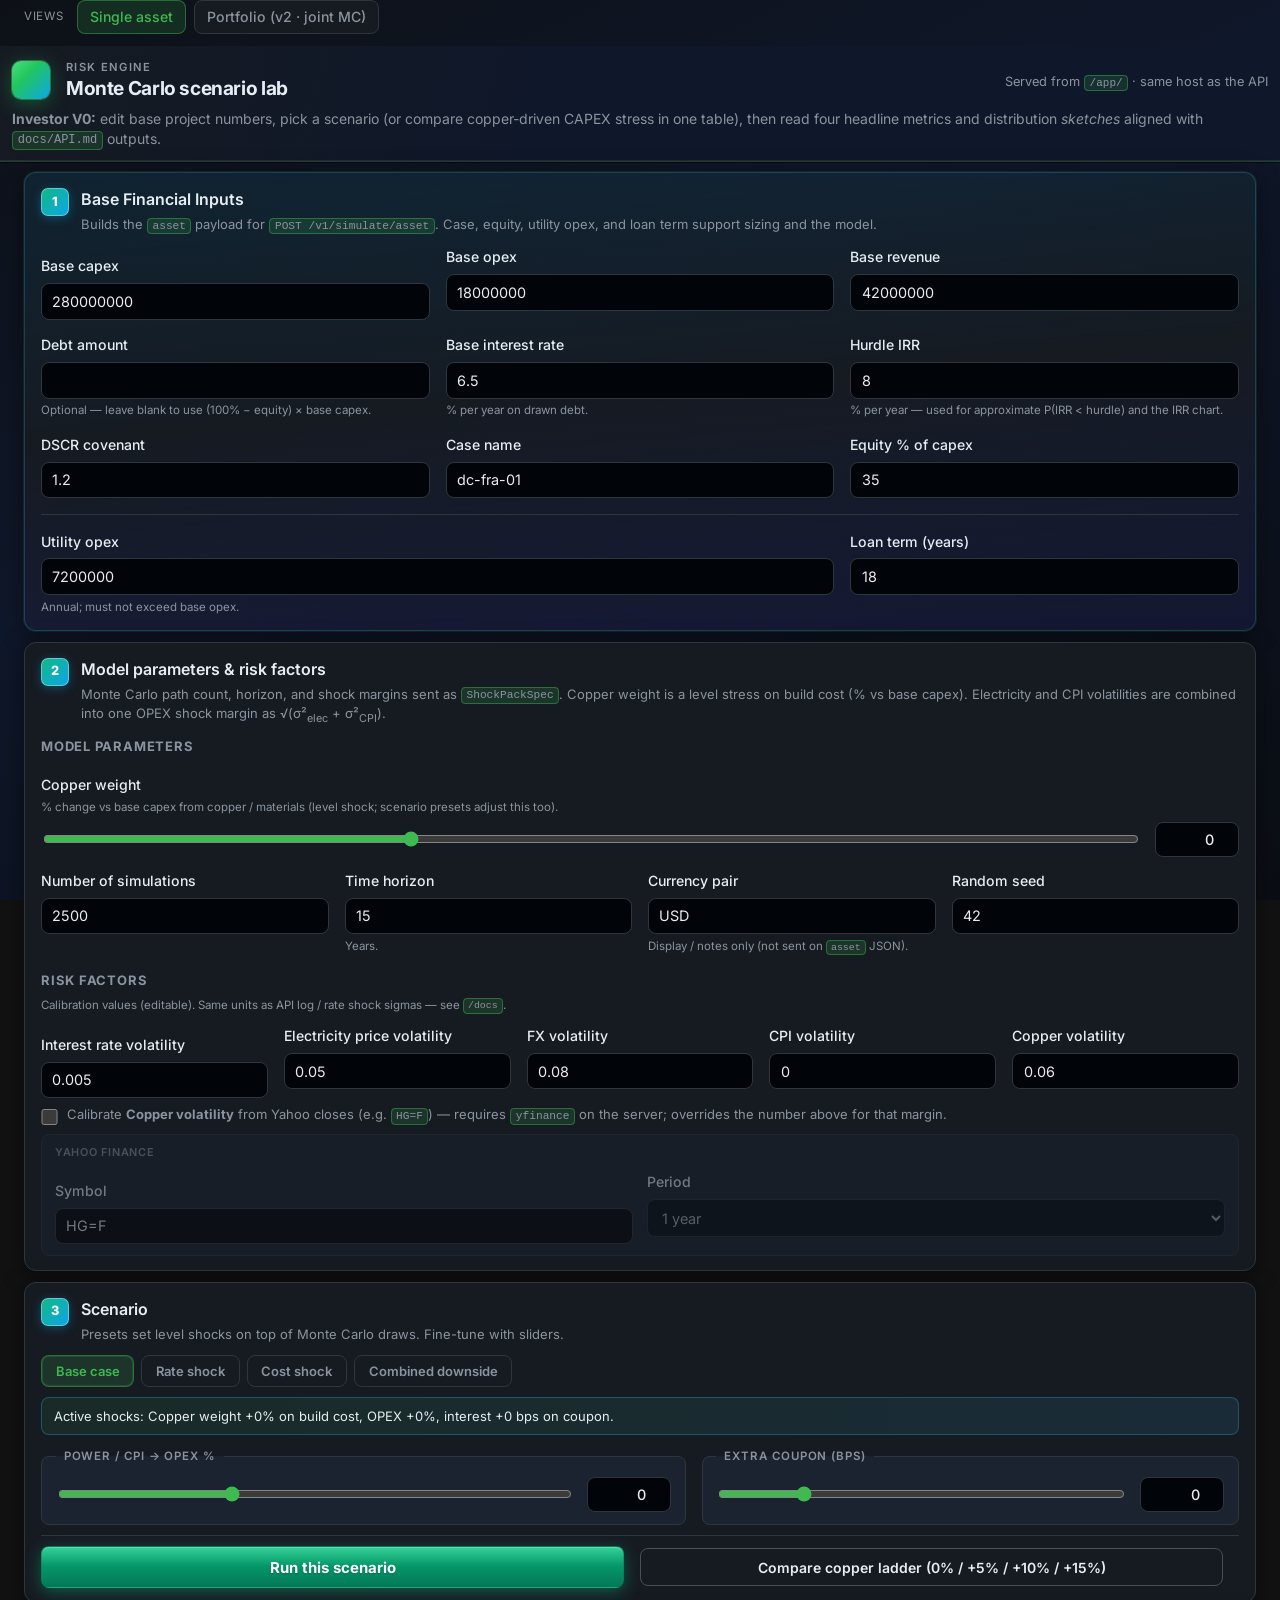
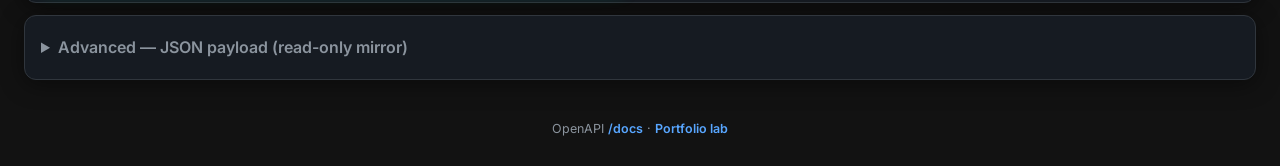
<file: frontend/index.html>
<!DOCTYPE html>
<html lang="en">
<head>
  <meta charset="UTF-8" />
  <meta name="viewport" content="width=device-width, initial-scale=1" />
  <meta name="color-scheme" content="dark" />
  <title>Azraq Monte Carlo — V0 scenario lab</title>
  <link rel="preconnect" href="https://fonts.googleapis.com" />
  <link rel="preconnect" href="https://fonts.gstatic.com" crossorigin />
  <link href="https://fonts.googleapis.com/css2?family=Inter:wght@400;500;600;700&display=swap" rel="stylesheet" />
  <link rel="stylesheet" href="styles.css" />
</head>
<body>
  <div class="page">
    <nav class="app-nav" aria-label="Scenario lab views">
      <span class="app-nav-label">Views</span>
      <a href="./" class="app-nav-link app-nav-link--active">Single asset</a>
      <a href="portfolio/" class="app-nav-link">Portfolio (v2 · joint MC)</a>
    </nav>
    <header class="topbar">
      <div class="topbar-inner">
        <div class="brand">
          <span class="brand-mark" aria-hidden="true"></span>
          <div>
            <p class="brand-kicker">Risk engine</p>
            <h1 class="brand-title">Monte Carlo scenario lab</h1>
          </div>
        </div>
        <p class="topbar-note">Served from <code>/app/</code> · same host as the API</p>
      </div>
      <p class="lede">
        <strong>Investor V0:</strong> edit base project numbers, pick a scenario (or compare copper-driven CAPEX stress in one table),
        then read four headline metrics and distribution <em>sketches</em> aligned with <code>docs/API.md</code> outputs.
      </p>
    </header>

    <main class="main">
      <section class="card card--accent">
        <header class="card-header">
          <span class="step">1</span>
          <div>
            <h2 class="card-title">Base Financial Inputs</h2>
            <p class="card-sub">Builds the <code>asset</code> payload for <code>POST /v1/simulate/asset</code>. Case, equity, utility opex, and loan term support sizing and the model.</p>
          </div>
        </header>
        <div class="inv-grid inv-grid--3 inv-grid--base-fin">
          <div class="field field--compact">
            <label class="field-label" for="invCapex">Base capex</label>
            <input type="number" id="invCapex" class="input-text" step="any" />
          </div>
          <div class="field field--compact">
            <label class="field-label" for="invOpex">Base opex</label>
            <input type="number" id="invOpex" class="input-text" step="any" />
          </div>
          <div class="field field--compact">
            <label class="field-label" for="invRevenue">Base revenue</label>
            <input type="number" id="invRevenue" class="input-text" step="any" />
          </div>
          <div class="field field--compact">
            <label class="field-label" for="invDebt">Debt amount</label>
            <input type="number" id="invDebt" class="input-text" step="any" />
            <p class="field-help">Optional — leave blank to use (100% − equity) × base capex.</p>
          </div>
          <div class="field field--compact">
            <label class="field-label" for="invCoupon">Base interest rate</label>
            <input type="number" id="invCoupon" class="input-text" step="0.05" />
            <p class="field-help">% per year on drawn debt.</p>
          </div>
          <div class="field field--compact">
            <label class="field-label" for="invHurdlePct">Hurdle IRR</label>
            <input type="number" id="invHurdlePct" class="input-text" step="0.5" min="0" />
            <p class="field-help">% per year — used for approximate P(IRR &lt; hurdle) and the IRR chart.</p>
          </div>
          <div class="field field--compact">
            <label class="field-label" for="invCovenant">DSCR covenant</label>
            <input type="number" id="invCovenant" class="input-text" step="0.05" min="0.1" />
          </div>
          <div class="field field--compact">
            <label class="field-label" for="invAssetId">Case name</label>
            <input type="text" id="invAssetId" class="input-text" value="dc-fra-01" />
          </div>
          <div class="field field--compact">
            <label class="field-label" for="invEquityPct">Equity % of capex</label>
            <input type="number" id="invEquityPct" class="input-text" step="0.1" min="1" max="99" />
          </div>
          <hr class="inv-grid-divider" aria-hidden="true" />
          <div class="field field--compact field--span-2-md">
            <label class="field-label" for="invUtilityOpex">Utility opex</label>
            <input type="number" id="invUtilityOpex" class="input-text" step="any" />
            <p class="field-help">Annual; must not exceed base opex.</p>
          </div>
          <div class="field field--compact">
            <label class="field-label" for="invTerm">Loan term (years)</label>
            <input type="number" id="invTerm" class="input-text" step="1" min="1" />
          </div>
        </div>
      </section>

      <section class="card">
        <header class="card-header">
          <span class="step">2</span>
          <div>
            <h2 class="card-title">Model parameters &amp; risk factors</h2>
            <p class="card-sub">Monte Carlo path count, horizon, and shock margins sent as <code>ShockPackSpec</code>. Copper weight is a level stress on build cost (% vs base capex). Electricity and CPI volatilities are combined into one OPEX shock margin as √(σ²<sub>elec</sub> + σ²<sub>CPI</sub>).</p>
          </div>
        </header>

        <h3 class="inv-subheading">Model parameters</h3>
        <div class="inv-grid inv-grid--4">
          <div class="field field--compact field--full-row">
            <label class="field-label">Copper weight</label>
            <p class="field-help field-help--tight">% change vs base capex from copper / materials (level shock; scenario presets adjust this too).</p>
            <div class="dual-control dual-control--compact">
              <input type="range" id="capexPctRange" class="range" min="-50" max="100" step="0.5" value="0" />
              <input type="number" id="capexPct" class="input-num" value="0" step="0.5" min="-50" max="100" />
            </div>
          </div>
          <div class="field field--compact">
            <label class="field-label" for="nScenarios">Number of simulations</label>
            <input type="number" id="nScenarios" class="input-text" min="100" max="50000" value="2500" />
          </div>
          <div class="field field--compact">
            <label class="field-label" for="invHorizon">Time horizon</label>
            <input type="number" id="invHorizon" class="input-text" step="1" min="1" />
            <p class="field-help">Years.</p>
          </div>
          <div class="field field--compact">
            <label class="field-label" for="invCurrency">Currency pair</label>
            <input type="text" id="invCurrency" class="input-text" value="USD" placeholder="USD, EUR/USD …" />
            <p class="field-help">Display / notes only (not sent on <code>asset</code> JSON).</p>
          </div>
          <div class="field field--compact">
            <label class="field-label" for="seed">Random seed</label>
            <input type="number" id="seed" class="input-text" value="42" />
          </div>
        </div>

        <h3 class="inv-subheading">Risk factors</h3>
        <p class="field-help inv-risk-help">Calibration values (editable). Same units as API log / rate shock sigmas — see <code>/docs</code>.</p>
        <div class="inv-grid inv-grid--risk">
          <div class="field field--compact">
            <label class="field-label" for="volInterest">Interest rate volatility</label>
            <input type="number" id="volInterest" class="input-text" step="0.001" value="0.005" />
          </div>
          <div class="field field--compact">
            <label class="field-label" for="volElectricity">Electricity price volatility</label>
            <input type="number" id="volElectricity" class="input-text" step="0.005" value="0.05" />
          </div>
          <div class="field field--compact">
            <label class="field-label" for="volFx">FX volatility</label>
            <input type="number" id="volFx" class="input-text" step="0.005" value="0.08" />
          </div>
          <div class="field field--compact">
            <label class="field-label" for="volCpi">CPI volatility</label>
            <input type="number" id="volCpi" class="input-text" step="0.005" value="0" />
          </div>
          <div class="field field--compact">
            <label class="field-label" for="volCopper">Copper volatility</label>
            <input type="number" id="volCopper" class="input-text" step="0.005" value="0.06" />
          </div>
        </div>
        <label class="chk">
          <input type="checkbox" id="yahooCopper" />
          <span class="chk-text">Calibrate <strong>Copper volatility</strong> from Yahoo closes (e.g. <code>HG=F</code>) — requires <code>yfinance</code> on the server; overrides the number above for that margin.</span>
        </label>
        <div class="yahoo-panel yahoo-panel--disabled" id="yahooPanel" aria-labelledby="yahooHeading">
          <p id="yahooHeading" class="yahoo-panel-title">Yahoo Finance</p>
          <div class="yahoo-grid yahoo-grid--aligned">
            <div class="field field--compact">
              <label class="field-label" for="yahooSymbol">Symbol</label>
              <input type="text" id="yahooSymbol" class="input-text" value="HG=F" disabled autocomplete="off" spellcheck="false" />
            </div>
            <div class="field field--compact">
              <label class="field-label" for="yahooPeriod">Period</label>
              <select id="yahooPeriod" class="input-text" disabled>
                <option value="1d">1 day</option>
                <option value="5d">5 days</option>
                <option value="1mo">1 month</option>
                <option value="3mo">3 months</option>
                <option value="6mo">6 months</option>
                <option value="1y" selected>1 year</option>
                <option value="2y">2 years</option>
                <option value="5y">5 years</option>
                <option value="10y">10 years</option>
                <option value="ytd">Year to date</option>
                <option value="max">Max (available history)</option>
              </select>
            </div>
          </div>
        </div>
      </section>

      <section class="card">
        <header class="card-header">
          <span class="step">3</span>
          <div>
            <h2 class="card-title">Scenario</h2>
            <p class="card-sub">Presets set level shocks on top of Monte Carlo draws. Fine-tune with sliders.</p>
          </div>
        </header>
        <div class="scenario-tabs" role="tablist">
          <button type="button" class="scenario-tab scenario-tab--active" data-scenario="base">Base case</button>
          <button type="button" class="scenario-tab" data-scenario="rate_shock">Rate shock</button>
          <button type="button" class="scenario-tab" data-scenario="cost_shock">Cost shock</button>
          <button type="button" class="scenario-tab" data-scenario="combined">Combined downside</button>
        </div>
        <p class="summary-box" id="scenarioHint" role="status"></p>
        <div class="shock-columns">
          <fieldset class="field-group">
            <legend class="field-group-legend">Power / CPI → OPEX %</legend>
            <div class="dual-control">
              <input type="range" id="opexPctRange" class="range" min="-50" max="100" step="0.5" value="0" />
              <input type="number" id="opexPct" class="input-num" value="0" step="0.5" min="-50" max="100" />
            </div>
          </fieldset>
          <fieldset class="field-group">
            <legend class="field-group-legend">Extra coupon (bps)</legend>
            <div class="dual-control">
              <input type="range" id="rateBpsRange" class="range" min="-500" max="2000" step="25" value="0" />
              <input type="number" id="rateBps" class="input-num" value="0" step="25" min="-500" max="2000" />
            </div>
          </fieldset>
        </div>
        <div class="run-footer inv-run-row">
          <button type="button" id="runBtn" class="btn-primary">Run this scenario</button>
          <button type="button" id="compareCopperBtn" class="btn-secondary">Compare copper ladder (0% / +5% / +10% / +15%)</button>
          <p id="status" class="run-status" role="status" aria-live="polite"></p>
        </div>
      </section>

      <details class="card">
        <summary class="details-summary">Advanced — JSON payload (read-only mirror)</summary>
        <textarea id="assetJson" rows="10" spellcheck="false" class="ta-json" readonly></textarea>
      </details>

      <section class="card card--results" id="resultsWrap" hidden>
        <header class="card-header">
          <span class="step step--muted">4</span>
          <h2 class="card-title">Results (V0)</h2>
        </header>
        <p class="chart-caption">Four headline metrics match the investor brief. <strong>P(IRR &lt; hurdle)</strong> is interpolated from IRR percentiles (exact probability is not returned by the API). Histograms are <strong>sketches</strong> from p05–p95, not raw bins.</p>
        <div class="kpi-row" id="kpiRow"></div>

        <div class="results-panel results-panel--wide" id="compareWrap" hidden>
          <h3 class="results-heading">Copper / CAPEX stress — overview</h3>
          <p class="chart-caption">Same model and seed family; each row re-runs with the CAPEX shock shown (OPEX/rate shocks unchanged from your sliders).</p>
          <div class="table-wrap">
            <table class="data" id="tblCompare"></table>
          </div>
        </div>

        <div class="results-grid results-grid--hist">
          <div class="results-panel">
            <h3 class="results-heading">DSCR — distribution sketch</h3>
            <div id="histDscr" class="pseudo-hist-wrap"></div>
          </div>
          <div class="results-panel">
            <h3 class="results-heading">IRR — distribution sketch</h3>
            <div id="histIrr" class="pseudo-hist-wrap"></div>
          </div>
          <div class="results-panel">
            <h3 class="results-heading">Total CAPEX — distribution sketch</h3>
            <div id="histCapex" class="pseudo-hist-wrap"></div>
          </div>
        </div>

        <div class="results-grid">
          <div class="results-panel results-panel--wide">
            <h3 class="results-heading">DSCR vs covenant (detail)</h3>
            <div id="dscrBandChart" class="h-band-wrap"></div>
          </div>
          <div class="results-panel results-panel--wide">
            <h3 class="results-heading">IRR range (detail)</h3>
            <div id="irrBandChart" class="h-band-wrap"></div>
          </div>
        </div>

        <details class="raw-details">
          <summary>Raw API JSON</summary>
          <pre class="raw" id="rawOut"></pre>
        </details>
      </section>
    </main>

    <footer class="footer">
      <p>OpenAPI <a href="/docs">/docs</a> · <a href="portfolio/">Portfolio lab</a></p>
    </footer>
  </div>

  <script src="app.js"></script>
</body>
</html>
</file>
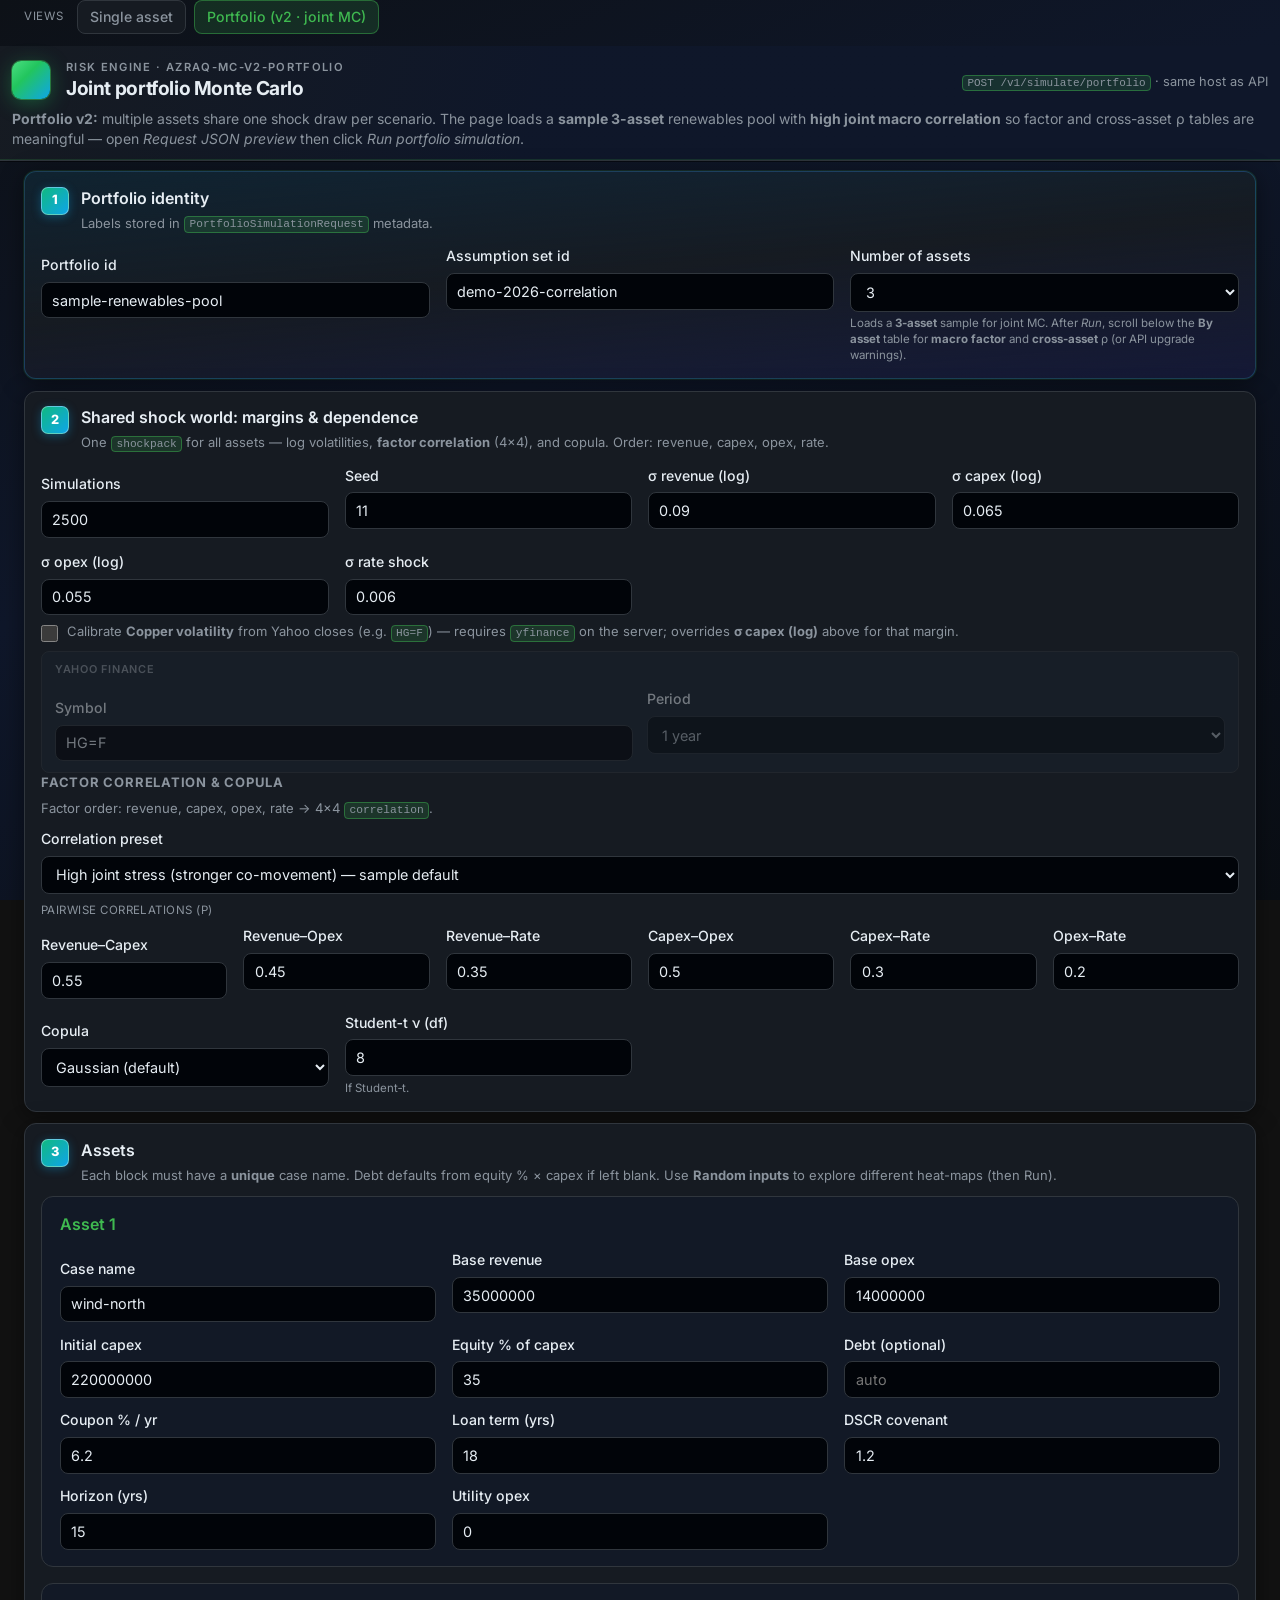
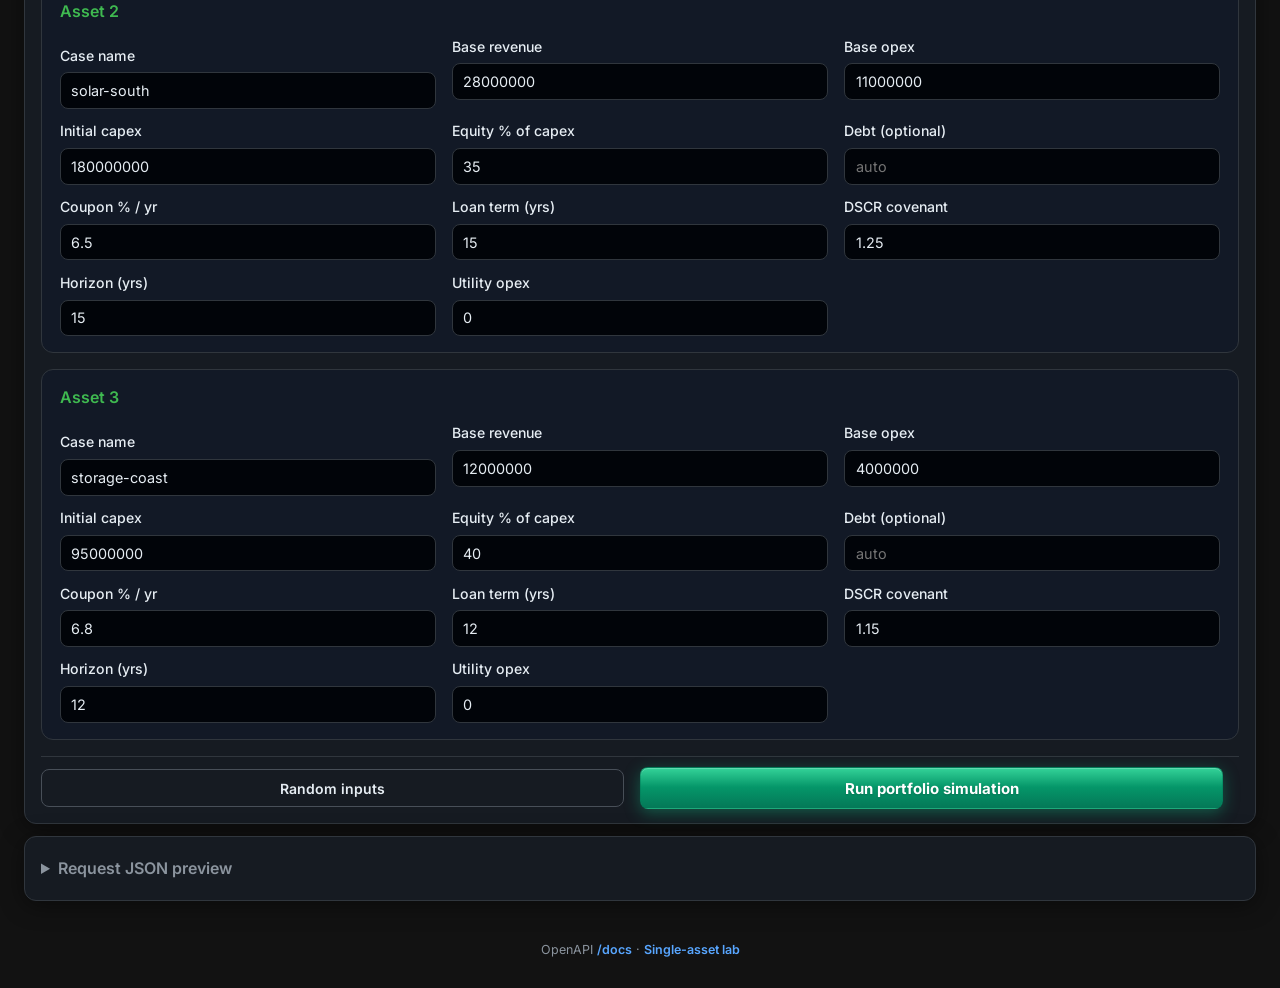
<file: frontend/portfolio/index.html>
<!DOCTYPE html>
<html lang="en">
<head>
  <meta charset="UTF-8" />
  <meta name="viewport" content="width=device-width, initial-scale=1" />
  <meta name="color-scheme" content="dark" />
  <title>Azraq Monte Carlo — Portfolio (v2)</title>
  <link rel="preconnect" href="https://fonts.googleapis.com" />
  <link rel="preconnect" href="https://fonts.gstatic.com" crossorigin />
  <link href="https://fonts.googleapis.com/css2?family=Inter:wght@400;500;600;700&display=swap" rel="stylesheet" />
  <link rel="stylesheet" href="../styles.css" />
</head>
<body>
  <div class="page">
    <nav class="app-nav" aria-label="Scenario lab views">
      <span class="app-nav-label">Views</span>
      <a href="../" class="app-nav-link">Single asset</a>
      <a href="./" class="app-nav-link app-nav-link--active">Portfolio (v2 · joint MC)</a>
    </nav>
    <header class="topbar">
      <div class="topbar-inner">
        <div class="brand">
          <span class="brand-mark" aria-hidden="true"></span>
          <div>
            <p class="brand-kicker">Risk engine · azraq-mc-v2-portfolio</p>
            <h1 class="brand-title">Joint portfolio Monte Carlo</h1>
          </div>
        </div>
        <p class="topbar-note"><code>POST /v1/simulate/portfolio</code> · same host as API</p>
      </div>
      <p class="lede">
        <strong>Portfolio v2:</strong> multiple assets share one shock draw per scenario. The page loads a <strong>sample 3-asset</strong> renewables pool with <strong>high joint macro correlation</strong> so factor and cross-asset ρ tables are meaningful — open <em>Request JSON preview</em> then click <em>Run portfolio simulation</em>.
      </p>
    </header>

    <main class="main">
      <section class="card card--accent">
        <header class="card-header">
          <span class="step">1</span>
          <div>
            <h2 class="card-title">Portfolio identity</h2>
            <p class="card-sub">Labels stored in <code>PortfolioSimulationRequest</code> metadata.</p>
          </div>
        </header>
        <div class="inv-grid inv-grid--3">
          <div class="field field--compact">
            <label class="field-label" for="pfId">Portfolio id</label>
            <input type="text" id="pfId" class="input-text" value="sample-renewables-pool" />
          </div>
          <div class="field field--compact">
            <label class="field-label" for="pfAsId">Assumption set id</label>
            <input type="text" id="pfAsId" class="input-text" value="demo-2026-correlation" />
          </div>
          <div class="field field--compact">
            <label class="field-label" for="numAssets">Number of assets</label>
            <select id="numAssets" class="input-text">
              <option value="2">2</option>
              <option value="3" selected>3</option>
              <option value="4">4</option>
            </select>
            <p class="field-help">Loads a <strong>3-asset</strong> sample for joint MC. After <em>Run</em>, scroll below the <strong>By asset</strong> table for <strong>macro factor</strong> and <strong>cross-asset</strong> ρ (or API upgrade warnings).</p>
          </div>
        </div>
      </section>

      <section class="card">
        <header class="card-header">
          <span class="step">2</span>
          <div>
            <h2 class="card-title">Shared shock world: margins &amp; dependence</h2>
            <p class="card-sub">One <code>shockpack</code> for all assets — log volatilities, <strong>factor correlation</strong> (4×4), and copula. Order: revenue, capex, opex, rate.</p>
          </div>
        </header>
        <div class="inv-grid inv-grid--4">
          <div class="field field--compact">
            <label class="field-label" for="nScenarios">Simulations</label>
            <input type="number" id="nScenarios" class="input-text" min="100" max="50000" value="2500" />
          </div>
          <div class="field field--compact">
            <label class="field-label" for="seed">Seed</label>
            <input type="number" id="seed" class="input-text" value="11" />
          </div>
          <div class="field field--compact">
            <label class="field-label" for="sigmaRev">σ revenue (log)</label>
            <input type="number" id="sigmaRev" class="input-text" step="0.005" value="0.09" />
          </div>
          <div class="field field--compact">
            <label class="field-label" for="sigmaCapex">σ capex (log)</label>
            <input type="number" id="sigmaCapex" class="input-text" step="0.005" value="0.065" />
          </div>
          <div class="field field--compact">
            <label class="field-label" for="sigmaOpex">σ opex (log)</label>
            <input type="number" id="sigmaOpex" class="input-text" step="0.005" value="0.055" />
          </div>
          <div class="field field--compact">
            <label class="field-label" for="sigmaRate">σ rate shock</label>
            <input type="number" id="sigmaRate" class="input-text" step="0.001" value="0.006" />
          </div>
        </div>

        <label class="chk">
          <input type="checkbox" id="yahooCopper" />
          <span class="chk-text">Calibrate <strong>Copper volatility</strong> from Yahoo closes (e.g. <code>HG=F</code>) — requires <code>yfinance</code> on the server; overrides <strong>σ capex (log)</strong> above for that margin.</span>
        </label>
        <div class="yahoo-panel yahoo-panel--disabled" id="yahooPanel" aria-labelledby="yahooHeading">
          <p id="yahooHeading" class="yahoo-panel-title">Yahoo Finance</p>
          <div class="yahoo-grid yahoo-grid--aligned">
            <div class="field field--compact">
              <label class="field-label" for="yahooSymbol">Symbol</label>
              <input type="text" id="yahooSymbol" class="input-text" value="HG=F" disabled autocomplete="off" spellcheck="false" />
            </div>
            <div class="field field--compact">
              <label class="field-label" for="yahooPeriod">Period</label>
              <select id="yahooPeriod" class="input-text" disabled>
                <option value="1d">1 day</option>
                <option value="5d">5 days</option>
                <option value="1mo">1 month</option>
                <option value="3mo">3 months</option>
                <option value="6mo">6 months</option>
                <option value="1y" selected>1 year</option>
                <option value="2y">2 years</option>
                <option value="5y">5 years</option>
                <option value="10y">10 years</option>
                <option value="ytd">Year to date</option>
                <option value="max">Max (available history)</option>
              </select>
            </div>
          </div>
        </div>

        <h3 class="inv-subheading">Factor correlation &amp; copula</h3>
        <p class="corr-matrix-note">
          Factor order: revenue, capex, opex, rate → 4×4 <code>correlation</code>.
        </p>
        <div class="field field--compact corr-preset-row">
          <label class="field-label" for="corrPreset">Correlation preset</label>
          <select id="corrPreset" class="input-text">
            <option value="engine_default">Engine default (moderate cross-factor)</option>
            <option value="independent">Independent factors (identity)</option>
            <option value="high_joint" selected>High joint stress (stronger co-movement) — sample default</option>
            <option value="custom">Custom (edit pairwise ρ below)</option>
          </select>
        </div>
        <p class="corr-grid-labels">Pairwise correlations (ρ)</p>
        <div class="corr-pairs-grid">
          <div class="field field--compact">
            <label class="field-label" for="corr_r_cx">Revenue–Capex</label>
            <input type="number" id="corr_r_cx" class="input-text" step="0.01" min="-1" max="1" value="0.35" />
          </div>
          <div class="field field--compact">
            <label class="field-label" for="corr_r_op">Revenue–Opex</label>
            <input type="number" id="corr_r_op" class="input-text" step="0.01" min="-1" max="1" value="0.25" />
          </div>
          <div class="field field--compact">
            <label class="field-label" for="corr_r_rt">Revenue–Rate</label>
            <input type="number" id="corr_r_rt" class="input-text" step="0.01" min="-1" max="1" value="0.15" />
          </div>
          <div class="field field--compact">
            <label class="field-label" for="corr_cx_op">Capex–Opex</label>
            <input type="number" id="corr_cx_op" class="input-text" step="0.01" min="-1" max="1" value="0.45" />
          </div>
          <div class="field field--compact">
            <label class="field-label" for="corr_cx_rt">Capex–Rate</label>
            <input type="number" id="corr_cx_rt" class="input-text" step="0.01" min="-1" max="1" value="0.10" />
          </div>
          <div class="field field--compact">
            <label class="field-label" for="corr_op_rt">Opex–Rate</label>
            <input type="number" id="corr_op_rt" class="input-text" step="0.01" min="-1" max="1" value="0.05" />
          </div>
        </div>
        <div class="inv-grid inv-grid--4 corr-copula-row">
          <div class="field field--compact field--span-2-md">
            <label class="field-label" for="copulaKind">Copula</label>
            <select id="copulaKind" class="input-text">
              <option value="gaussian" selected>Gaussian (default)</option>
              <option value="student_t">Student‑t (heavier joint tails)</option>
            </select>
          </div>
          <div class="field field--compact">
            <label class="field-label" for="copulaDf">Student‑t ν (df)</label>
            <input type="number" id="copulaDf" class="input-text" step="0.5" min="2.1" value="8" />
            <p class="field-help">If Student‑t.</p>
          </div>
        </div>
      </section>

      <section class="card">
        <header class="card-header">
          <span class="step">3</span>
          <div>
            <h2 class="card-title">Assets</h2>
            <p class="card-sub">Each block must have a <strong>unique</strong> case name. Debt defaults from equity % × capex if left blank. Use <strong>Random inputs</strong> to explore different heat-maps (then Run).</p>
          </div>
        </header>
        <div id="assetBlocks"></div>
        <div class="run-footer inv-run-row">
          <button type="button" id="randomizePfBtn" class="btn-secondary">
            Random inputs
          </button>
          <button type="button" id="runPfBtn" class="btn-primary">Run portfolio simulation</button>
          <p id="pfStatus" class="run-status" role="status" aria-live="polite"></p>
        </div>
      </section>

      <details class="card">
        <summary class="details-summary">Request JSON preview</summary>
        <textarea id="reqJson" rows="14" spellcheck="false" class="ta-json" readonly></textarea>
      </details>

      <section class="card card--results" id="pfResults" hidden>
        <header class="card-header">
          <span class="step step--muted">4</span>
          <h2 class="card-title">Portfolio results</h2>
        </header>
        <div class="kpi-row" id="pfKpiRow"></div>

        <div class="results-panel results-panel--wide">
          <h3 class="results-heading">By asset</h3>
          <p class="results-caption">
            Each row is one asset’s <code>FinancialRiskMetrics</code> from <code>per_asset[]</code> (same shared shocks as the pool).
            KPI tiles above combine paths across assets: <strong>min</strong> (weakest link), <strong>blend</strong> (revenue-weighted mean DSCR/IRR each scenario), <strong>max</strong> (strongest asset each scenario), plus breach and cashflow views.
            <strong>Correlation:</strong> macro-factor and cross-asset ρ tables are in the <strong>next panel below</strong> (scroll down if needed).
          </p>
          <div class="table-wrap">
            <table class="data" id="pfAssetTable"></table>
          </div>
        </div>

        <div class="results-panel results-panel--wide pf-corr-panel" id="pfCorrPanel" hidden aria-live="polite"></div>

        <div class="results-grid results-grid--hist">
          <div class="results-panel">
            <h3 class="results-heading">Min DSCR (across pool) — sketch</h3>
            <div id="pfHistMinDscr" class="pseudo-hist-wrap"></div>
          </div>
          <div class="results-panel">
            <h3 class="results-heading">Blend DSCR (pool) — sketch</h3>
            <div id="pfHistBlendDscr" class="pseudo-hist-wrap"></div>
          </div>
          <div class="results-panel">
            <h3 class="results-heading">Σ levered CF (Y1) — sketch</h3>
            <div id="pfHistCf" class="pseudo-hist-wrap"></div>
          </div>
        </div>

        <details class="raw-details">
          <summary>Raw API JSON</summary>
          <pre class="raw" id="pfRawOut"></pre>
        </details>
      </section>
    </main>

    <footer class="footer">
      <p>OpenAPI <a href="/docs">/docs</a> · <a href="../">Single-asset lab</a></p>
    </footer>
  </div>
  <script src="../portfolio.js"></script>
</body>
</html>
</file>
<file: frontend/styles.css>
:root {
  /*
   * Dark dashboard: slate surfaces + emerald / cyan / violet chart accents.
   */
  --bg: #0d1117;
  --bg-wash: #0f172a;
  --bg-sky: #0a0e14;
  --surface: #161b22;
  --surface-hover: #21262d;
  --border: #30363d;
  --border-strong: #484f58;
  --text: #e6edf3;
  --text-secondary: #8b949e;

  --accent: #3fb950;
  --accent-hover: #56d364;
  --accent-deep: #238636;
  --accent-muted: rgba(63, 185, 80, 0.16);
  --accent-border: rgba(63, 185, 80, 0.45);
  --accent-glow: rgba(63, 185, 80, 0.28);

  --success: #3fb950;
  --danger: #f85149;
  --warn: #d29922;

  --inset-bg: rgba(88, 166, 255, 0.06);
  --input-bg: #010409;
  --code-bg: #010409;
  --track-bg: linear-gradient(180deg, #21262d 0%, #161b22 100%);

  /* Charts — bright on dark */
  --chart-dscr: linear-gradient(90deg, #4ade80 0%, #22c55e 45%, #16a34a 100%);
  --chart-dscr-border: rgba(74, 222, 128, 0.5);
  --chart-irr: linear-gradient(90deg, #38bdf8 0%, #0ea5e9 50%, #0284c7 100%);
  --chart-irr-border: rgba(56, 189, 248, 0.55);
  --chart-nav: linear-gradient(90deg, #ddd6fe 0%, #a78bfa 35%, #818cf8 100%);
  --chart-nav-border: rgba(167, 139, 250, 0.55);
  --chart-bars: linear-gradient(180deg, #22d3ee 0%, #3b82f6 55%, #818cf8 100%);

  --radius: 12px;
  --radius-sm: 8px;
  --font: "Inter", system-ui, -apple-system, sans-serif;
  --shadow: 0 4px 24px rgba(0, 0, 0, 0.45);
  /* Use almost full viewport width; cap at 1400px; 12px minimum side gutter */
  --content-max: min(1400px, calc(100vw - 24px));
  --edge-pad: 12px;
}

*,
*::before,
*::after {
  box-sizing: border-box;
}

html {
  font-size: 16px;
  -webkit-font-smoothing: antialiased;
  color-scheme: dark;
}

body {
  margin: 0;
  background: linear-gradient(
    155deg,
    var(--bg) 0%,
    var(--bg-wash) 42%,
    var(--bg-sky) 100%
  );
  background-attachment: fixed;
  color: var(--text);
  font-family: var(--font);
  line-height: 1.45;
  min-height: 100vh;
}

code {
  font-family: ui-monospace, "Cascadia Code", monospace;
  font-size: 0.86em;
  background: var(--accent-muted);
  border: 1px solid var(--accent-border);
  padding: 0.12em 0.4em;
  border-radius: 4px;
}

.page {
  min-height: 100vh;
  display: flex;
  flex-direction: column;
}

/* ——— Top bar ——— */
.topbar {
  padding: 0.85rem var(--edge-pad) 0.7rem;
  border-bottom: 1px solid var(--border);
  background: linear-gradient(
    105deg,
    #161b22 0%,
    rgba(15, 23, 42, 0.98) 42%,
    #0f172a 100%
  );
  box-shadow:
    inset 0 -1px 0 rgba(63, 185, 80, 0.18),
    0 1px 0 rgba(0, 0, 0, 0.5);
}

.topbar-inner {
  max-width: var(--content-max);
  width: 100%;
  margin: 0 auto;
  box-sizing: border-box;
  display: flex;
  flex-wrap: wrap;
  align-items: flex-start;
  justify-content: space-between;
  gap: 0.65rem 1rem;
}

/* App switcher — single-asset vs portfolio (v2) */
.app-nav {
  max-width: var(--content-max);
  width: 100%;
  margin: 0 auto 0.75rem;
  padding: 0 var(--edge-pad);
  display: flex;
  flex-wrap: wrap;
  gap: 0.35rem 0.5rem;
  align-items: center;
}

.app-nav-label {
  font-size: 0.72rem;
  text-transform: uppercase;
  letter-spacing: 0.06em;
  color: var(--text-secondary);
  margin-right: 0.35rem;
}

.app-nav-link {
  display: inline-flex;
  align-items: center;
  padding: 0.35rem 0.75rem;
  border-radius: var(--radius-sm);
  border: 1px solid var(--border);
  background: var(--surface);
  color: var(--text-secondary);
  text-decoration: none;
  font-size: 0.88rem;
  font-weight: 500;
  transition: background 0.15s ease, color 0.15s ease, border-color 0.15s ease;
}

.app-nav-link:hover {
  background: var(--surface-hover);
  color: var(--text);
  border-color: var(--border-strong);
}

.app-nav-link--active {
  border-color: var(--accent-border);
  background: var(--accent-muted);
  color: var(--accent);
}

.portfolio-asset-block {
  border: 1px solid var(--border);
  border-radius: var(--radius);
  padding: 1rem 1.1rem;
  margin-bottom: 1rem;
  background: rgba(15, 23, 42, 0.45);
}

.portfolio-asset-block h3 {
  margin: 0 0 0.75rem;
  font-size: 1rem;
  font-weight: 600;
  color: var(--accent);
}

.portfolio-asset-grid {
  display: grid;
  grid-template-columns: repeat(auto-fill, minmax(140px, 1fr));
  gap: 0.65rem 1rem;
}

@media (min-width: 720px) {
  .portfolio-asset-grid {
    grid-template-columns: repeat(3, minmax(0, 1fr));
  }
}

/* Portfolio v2 — correlation UI */
.corr-preset-row {
  margin-bottom: 0.75rem;
}

.corr-grid-labels {
  font-size: 0.72rem;
  text-transform: uppercase;
  letter-spacing: 0.04em;
  color: var(--text-secondary);
  margin: 0.5rem 0 0.35rem;
}

.corr-pairs-grid {
  display: grid;
  grid-template-columns: repeat(auto-fill, minmax(160px, 1fr));
  gap: 0.6rem 1rem;
  margin-bottom: 0.5rem;
}

.corr-matrix-note {
  font-size: 0.82rem;
  color: var(--text-secondary);
  margin: 0 0 0.5rem;
}

.corr-copula-row {
  margin-top: 0.75rem;
}

.brand {
  display: flex;
  align-items: center;
  gap: 1rem;
}

.brand-mark {
  width: 38px;
  height: 38px;
  border-radius: 9px;
  background: linear-gradient(
    135deg,
    #4ade80 0%,
    #22c55e 38%,
    #0ea5e9 100%
  );
  flex-shrink: 0;
  box-shadow:
    0 4px 20px rgba(34, 197, 94, 0.35),
    0 0 0 1px rgba(63, 185, 80, 0.5);
}

.brand-kicker {
  margin: 0;
  font-size: 0.7rem;
  font-weight: 600;
  letter-spacing: 0.12em;
  text-transform: uppercase;
  color: var(--text-secondary);
}

.brand-title {
  margin: 0.1rem 0 0;
  font-size: 1.2rem;
  font-weight: 700;
  letter-spacing: -0.02em;
  line-height: 1.2;
}

.topbar-note {
  margin: 0.35rem 0 0;
  font-size: 0.8rem;
  color: var(--text-secondary);
  align-self: center;
}

.lede {
  max-width: var(--content-max);
  margin: 0.55rem auto 0;
  padding: 0;
  font-size: 0.875rem;
  line-height: 1.42;
  color: var(--text-secondary);
  box-sizing: border-box;
}

/* ——— Main layout ——— */
.main {
  flex: 1;
  max-width: var(--content-max);
  width: 100%;
  margin: 0 auto;
  padding: 0.65rem var(--edge-pad) 1.15rem;
  box-sizing: border-box;
  display: flex;
  flex-direction: column;
  gap: 0.7rem;
}

.card {
  background: var(--surface);
  border: 1px solid var(--border);
  border-radius: var(--radius);
  padding: 0.9rem 1rem;
  box-shadow: var(--shadow);
}

.card--accent {
  border-color: rgba(56, 189, 248, 0.22);
  box-shadow: var(--shadow), 0 0 0 1px var(--accent-muted);
  background: linear-gradient(
    175deg,
    rgba(22, 78, 99, 0.28) 0%,
    var(--surface) 48%,
    rgba(49, 46, 129, 0.22) 100%
  );
}

.card--results {
  border-color: var(--border-strong);
}

.card-header {
  display: flex;
  align-items: flex-start;
  gap: 0.75rem;
  margin-bottom: 0.7rem;
}

.card-header--row {
  flex-wrap: wrap;
  justify-content: space-between;
  align-items: center;
}

.card-header--row > div {
  display: flex;
  align-items: center;
  flex-wrap: wrap;
  gap: 0.5rem 0.75rem;
}

.card-title {
  margin: 0;
  font-size: 1rem;
  font-weight: 600;
}

.card-title--inline {
  margin: 0;
}

.card-sub {
  margin: 0.25rem 0 0;
  font-size: 0.8125rem;
  color: var(--text-secondary);
  max-width: none;
}

.card-sub--tight {
  margin: 0 0 0.55rem;
}

.step {
  display: flex;
  align-items: center;
  justify-content: center;
  width: 1.75rem;
  height: 1.75rem;
  border-radius: 7px;
  background: linear-gradient(135deg, #10b981 0%, #0ea5e9 100%);
  color: #ffffff;
  font-size: 0.8rem;
  font-weight: 800;
  flex-shrink: 0;
  border: 1px solid rgba(255, 255, 255, 0.35);
  box-shadow: 0 2px 10px rgba(14, 165, 233, 0.35);
}

.step--muted {
  background: linear-gradient(180deg, #30363d, #21262d);
  color: var(--text-secondary);
  border: 1px solid var(--border);
  box-shadow: none;
}

.badge {
  font-size: 0.65rem;
  font-weight: 600;
  text-transform: uppercase;
  letter-spacing: 0.06em;
  padding: 0.2rem 0.5rem;
  border-radius: 4px;
  background: linear-gradient(
    180deg,
    rgba(63, 185, 80, 0.22) 0%,
    rgba(63, 185, 80, 0.08) 100%
  );
  color: #7ee787;
  border: 1px solid rgba(63, 185, 80, 0.42);
}

/* ——— Shock form ——— */
.shock-columns {
  display: grid;
  gap: 0.85rem;
}

@media (min-width: 768px) {
  .shock-columns {
    grid-template-columns: 1.2fr 1fr;
    gap: 1rem;
  }
}

.field-group {
  margin: 0;
  padding: 0.75rem 0.85rem;
  border: 1px solid var(--border);
  border-radius: var(--radius-sm);
  background: var(--inset-bg);
}

.field-group-legend {
  padding: 0 0.5rem;
  font-size: 0.72rem;
  font-weight: 600;
  text-transform: uppercase;
  letter-spacing: 0.08em;
  color: var(--text-secondary);
}

.field {
  margin-top: 0.85rem;
}

.field:first-of-type {
  margin-top: 0.55rem;
}

.field-label-row {
  display: flex;
  flex-wrap: wrap;
  align-items: baseline;
  justify-content: space-between;
  gap: 0.35rem 0.75rem;
  margin-bottom: 0.5rem;
}

.field-label {
  font-size: 0.88rem;
  font-weight: 500;
  color: var(--text);
}

.unit-pill {
  font-size: 0.7rem;
  font-weight: 600;
  color: var(--text-secondary);
  background: var(--surface);
  padding: 0.2rem 0.55rem;
  border-radius: 999px;
  border: 1px solid var(--border);
}

.dual-control {
  display: flex;
  align-items: center;
  gap: 0.85rem;
}

.range {
  flex: 1;
  min-height: 28px;
  accent-color: var(--accent);
  cursor: pointer;
}

.input-num {
  width: 5.25rem;
  flex-shrink: 0;
  padding: 0.5rem 0.55rem;
  border-radius: var(--radius-sm);
  border: 1px solid var(--border);
  background: var(--input-bg);
  color: var(--text);
  font-family: var(--font);
  font-size: 0.9rem;
  font-weight: 500;
  text-align: right;
}

.input-num:focus,
.input-text:focus,
.ta-json:focus {
  outline: none;
  border-color: var(--accent);
  box-shadow: 0 0 0 2px var(--accent-muted);
}

.field-help {
  margin: 0.3rem 0 0;
  font-size: 0.72rem;
  color: var(--text-secondary);
  line-height: 1.38;
}

/* ——— Simulation block ——— */
.sim-grid {
  display: grid;
  grid-template-columns: repeat(2, 1fr);
  gap: 0.6rem 1rem;
  margin-bottom: 0.55rem;
}

@media (max-width: 480px) {
  .sim-grid {
    grid-template-columns: 1fr;
  }
}

.field--compact {
  margin: 0;
}

.input-text {
  width: 100%;
  margin-top: 0.35rem;
  padding: 0.55rem 0.65rem;
  border-radius: var(--radius-sm);
  border: 1px solid var(--border);
  background: var(--input-bg);
  color: var(--text);
  font-family: var(--font);
  font-size: 0.9rem;
}

.input-text--narrow {
  max-width: 12rem;
  margin-top: 0.35rem;
}

.chk {
  display: flex;
  align-items: flex-start;
  gap: 0.55rem;
  margin: 0;
  padding: 0.45rem 0 0;
  cursor: pointer;
}

.chk input {
  margin: 0.2rem 0 0;
  width: 1.05rem;
  height: 1.05rem;
  accent-color: var(--accent);
  flex-shrink: 0;
}

.chk-text {
  font-size: 0.8125rem;
  color: var(--text-secondary);
  line-height: 1.4;
}

.yahoo-panel {
  margin-top: 0.55rem;
  padding: 0.65rem 0.8rem;
  border-radius: var(--radius-sm);
  border: 1px solid var(--border);
  background: var(--inset-bg);
  transition: opacity 0.15s ease;
}

.yahoo-panel--disabled {
  opacity: 0.45;
  pointer-events: none;
}

.yahoo-panel:not(.yahoo-panel--disabled) {
  border-color: var(--accent-border);
}

.yahoo-panel-title {
  margin: 0 0 0.55rem;
  font-size: 0.68rem;
  font-weight: 600;
  text-transform: uppercase;
  letter-spacing: 0.07em;
  color: var(--text-secondary);
}

.yahoo-grid {
  display: grid;
  gap: 0.65rem;
}

@media (min-width: 560px) {
  .yahoo-grid {
    grid-template-columns: 1fr 1fr;
    gap: 0.85rem;
  }
}

.yahoo-grid--aligned {
  align-items: start;
}

.yahoo-grid--aligned .input-text,
.yahoo-grid--aligned select.input-text {
  width: 100%;
  max-width: 100%;
  box-sizing: border-box;
}

.summary-box {
  margin-top: 0.6rem;
  padding: 0.55rem 0.75rem;
  border-radius: var(--radius-sm);
  background: linear-gradient(
    90deg,
    rgba(63, 185, 80, 0.1) 0%,
    rgba(56, 189, 248, 0.1) 100%
  );
  border: 1px solid rgba(56, 189, 248, 0.28);
  font-size: 0.8125rem;
  line-height: 1.42;
  color: var(--text);
}

.run-footer {
  margin-top: 0.65rem;
  padding-top: 0.65rem;
  border-top: 1px solid var(--border);
  text-align: center;
}

.btn-primary {
  width: 100%;
  max-width: 280px;
  padding: 0.65rem 1.25rem;
  border: 1px solid rgba(4, 120, 87, 0.45);
  border-radius: var(--radius-sm);
  background: linear-gradient(180deg, #34d399 0%, #059669 48%, #047857 100%);
  color: #ffffff;
  font-family: var(--font);
  font-size: 0.9375rem;
  font-weight: 700;
  cursor: pointer;
  text-shadow: 0 1px 2px rgba(0, 0, 0, 0.18);
  box-shadow:
    0 4px 16px rgba(16, 185, 129, 0.4),
    inset 0 1px 0 rgba(255, 255, 255, 0.22);
  transition: filter 0.15s ease, transform 0.1s ease;
}

.btn-primary:hover {
  filter: brightness(1.08);
}

.btn-primary:active {
  transform: scale(0.98);
}

.btn-ghost {
  padding: 0.45rem 0.85rem;
  border-radius: var(--radius-sm);
  border: 1px solid var(--border);
  background: transparent;
  color: var(--text-secondary);
  font-family: var(--font);
  font-size: 0.8rem;
  font-weight: 500;
  cursor: pointer;
}

.btn-ghost:hover {
  background: var(--surface-hover);
  color: var(--text);
}

.run-status {
  margin: 0.45rem 0 0;
  font-size: 0.8rem;
  color: var(--text-secondary);
}

.run-status.err {
  color: var(--danger);
}

/* ——— Investor V0 layout ——— */
.inv-grid {
  display: grid;
  gap: 0.75rem 1rem;
}

@media (min-width: 640px) {
  .inv-grid--3 {
    grid-template-columns: repeat(3, minmax(0, 1fr));
  }
  .inv-grid--4 {
    grid-template-columns: repeat(4, minmax(0, 1fr));
  }
}

.inv-copper-note {
  margin: 0.75rem 0 0;
}

.inv-subheading {
  margin: 1rem 0 0.5rem;
  font-size: 0.8125rem;
  font-weight: 700;
  text-transform: uppercase;
  letter-spacing: 0.06em;
  color: var(--text-secondary);
}

.inv-subheading:first-of-type {
  margin-top: 0;
}

.inv-risk-help {
  margin: 0 0 0.65rem;
}

.field-help--tight {
  margin-top: 0.25rem;
  margin-bottom: 0.35rem;
}

.inv-grid .field--full-row {
  grid-column: 1 / -1;
}

/* Base Financial Inputs: full rows, no orphan columns */
.inv-grid--base-fin {
  align-items: start;
}

@media (min-width: 640px) {
  .inv-grid--base-fin {
    row-gap: 0.85rem;
  }

  .inv-grid--base-fin .field--span-2-md {
    grid-column: span 2;
  }
}

.inv-grid-divider {
  grid-column: 1 / -1;
  width: 100%;
  margin: 0.15rem 0 0.05rem;
  border: none;
  border-top: 1px solid var(--border);
  height: 0;
}

.dual-control--compact {
  margin-top: 0.35rem;
}

@media (min-width: 720px) {
  .inv-grid--risk {
    display: grid;
    grid-template-columns: repeat(5, minmax(0, 1fr));
    gap: 0.75rem 1rem;
  }
}

@media (max-width: 719px) {
  .inv-grid--risk {
    display: grid;
    grid-template-columns: 1fr 1fr;
    gap: 0.65rem;
  }
}

.scenario-tabs {
  display: flex;
  flex-wrap: wrap;
  gap: 0.45rem;
  margin-bottom: 0.5rem;
}

.scenario-tab {
  padding: 0.45rem 0.85rem;
  border-radius: var(--radius-sm);
  border: 1px solid var(--border);
  background: var(--surface);
  color: var(--text-secondary);
  font-family: var(--font);
  font-size: 0.8125rem;
  font-weight: 600;
  cursor: pointer;
  transition:
    color 0.15s ease,
    border-color 0.15s ease,
    background 0.15s ease;
}

.scenario-tab:hover {
  background: var(--surface-hover);
  color: var(--text);
}

.scenario-tab--active {
  border-color: var(--accent-border);
  background: var(--accent-muted);
  color: var(--accent);
  box-shadow: inset 0 0 0 1px rgba(63, 185, 80, 0.2);
}

.inv-run-row {
  display: flex;
  flex-wrap: wrap;
  align-items: center;
  justify-content: center;
  gap: 0.65rem 1rem;
}

.inv-run-row .btn-primary,
.inv-run-row .btn-secondary {
  width: auto;
  max-width: none;
  flex: 1 1 220px;
}

.btn-secondary {
  padding: 0.6rem 1.1rem;
  border-radius: var(--radius-sm);
  border: 1px solid var(--border-strong);
  background: var(--surface);
  color: var(--text);
  font-family: var(--font);
  font-size: 0.875rem;
  font-weight: 600;
  cursor: pointer;
  transition:
    background 0.15s ease,
    border-color 0.15s ease;
}

.btn-secondary:hover {
  background: var(--surface-hover);
  border-color: var(--border);
}

.details-summary {
  cursor: pointer;
  font-weight: 600;
  padding: 0.35rem 0;
  color: var(--text-secondary);
}

.raw-details {
  margin-top: 1rem;
}

.raw-details summary {
  cursor: pointer;
  color: var(--text-secondary);
  font-size: 0.8125rem;
  font-weight: 600;
}

.kpi-row {
  display: grid;
  gap: 0.65rem;
  margin-bottom: 1.25rem;
}

@media (min-width: 720px) {
  .kpi-row {
    grid-template-columns: repeat(auto-fit, minmax(190px, 1fr));
  }
}

.kpi-tile {
  padding: 0.75rem 0.85rem;
  border-radius: var(--radius-sm);
  border: 1px solid var(--border);
  background: linear-gradient(
    145deg,
    rgba(22, 27, 34, 0.95) 0%,
    rgba(15, 23, 42, 0.55) 100%
  );
}

.kpi-label {
  margin: 0 0 0.35rem;
  font-size: 0.68rem;
  font-weight: 600;
  text-transform: uppercase;
  letter-spacing: 0.05em;
  color: var(--text-secondary);
  line-height: 1.3;
}

.kpi-value {
  margin: 0;
  font-size: 1.35rem;
  font-weight: 700;
  color: var(--text);
  font-variant-numeric: tabular-nums;
}

.kpi-sub {
  margin: 0.45rem 0 0;
  font-size: 0.72rem;
  line-height: 1.4;
  color: var(--text-secondary);
}

.pseudo-hist-wrap {
  min-height: 140px;
}

.pseudo-hist-title {
  margin: 0 0 0.5rem;
  font-size: 0.75rem;
  color: var(--text-secondary);
}

.pseudo-hist {
  display: flex;
  align-items: flex-end;
  justify-content: space-between;
  gap: 0.35rem;
  height: 120px;
  padding: 0 0.15rem;
}

.pseudo-bin {
  flex: 1;
  min-width: 0;
  display: flex;
  flex-direction: column;
  align-items: center;
  justify-content: flex-end;
  height: 100%;
}

.pseudo-bin-fill {
  width: 100%;
  max-width: 48px;
  margin: 0 auto;
  border-radius: 4px 4px 2px 2px;
  background: var(--chart-bars);
  border: 1px solid var(--chart-irr-border);
  min-height: 4px;
  align-self: flex-end;
}

.pseudo-bin-x {
  font-size: 0.65rem;
  color: var(--text-secondary);
  margin-top: 0.35rem;
  text-align: center;
  white-space: nowrap;
  overflow: hidden;
  text-overflow: ellipsis;
  max-width: 100%;
}

@media (min-width: 900px) {
  .results-grid--hist {
    grid-template-columns: repeat(3, minmax(0, 1fr));
  }
}

/* ——— JSON ——— */
.ta-json {
  width: 100%;
  min-height: 200px;
  padding: 0.65rem 0.75rem;
  border-radius: var(--radius-sm);
  border: 1px solid var(--border);
  background: var(--code-bg);
  color: var(--text);
  font-family: ui-monospace, "Cascadia Code", monospace;
  font-size: 0.74rem;
  line-height: 1.42;
  resize: vertical;
}

/* ——— Results ——— */
.results-grid {
  display: grid;
  gap: 0.85rem;
}

@media (min-width: 860px) {
  .results-grid {
    grid-template-columns: 1fr 1fr;
  }
  .results-panel--wide {
    grid-column: 1 / -1;
  }
}

.results-heading {
  margin: 0 0 0.65rem;
  font-size: 0.72rem;
  font-weight: 700;
  text-transform: uppercase;
  letter-spacing: 0.07em;
  color: #a5b4fc;
}

.results-caption {
  margin: -0.35rem 0 0.75rem;
  font-size: 0.78rem;
  color: var(--text-secondary);
  line-height: 1.45;
  max-width: 52rem;
}

.results-caption--tight {
  margin-top: -0.6rem;
  margin-bottom: 0.85rem;
  font-size: 0.74rem;
  opacity: 0.95;
}

.results-caption code {
  font-size: 0.88em;
}

.results-caption--warn {
  border-left: 3px solid var(--warn);
  padding-left: 0.65rem;
  color: #e6edf3;
}

.corr-matrix-grid {
  display: grid;
  gap: 1rem;
}

.corr-matrix-grid--single {
  grid-template-columns: 1fr;
  max-width: 28rem;
}

.corr-divider {
  margin: 1.35rem 0;
  border: 0;
  border-top: 1px solid var(--border);
}

.corr-copula-note {
  margin-top: -0.2rem;
  margin-bottom: 0.65rem;
}

.pf-corr-panel {
  margin-top: 0.35rem;
}

@media (min-width: 900px) {
  .corr-matrix-grid {
    grid-template-columns: 1fr 1fr;
    align-items: start;
  }
}

.corr-mx-title {
  margin: 0 0 0.5rem;
  font-size: 0.82rem;
  font-weight: 600;
  color: var(--text-secondary);
}

.data--corr-mx {
  font-size: 0.8rem;
}

.data--corr-mx th,
.data--corr-mx td {
  text-align: right;
  font-variant-numeric: tabular-nums;
}

.data--corr-mx th:first-child,
.data--corr-mx td:first-child {
  text-align: left;
  color: var(--text-secondary);
  font-weight: 500;
}

.data--corr-mx td:first-child {
  width: auto;
  max-width: 10rem;
}

/* ——— Correlation heat maps (portfolio) ——— */
.corr-heatmap-block {
  margin-bottom: 0.85rem;
}

.corr-heatmap-scroll {
  overflow-x: auto;
  padding-bottom: 0.35rem;
  -webkit-overflow-scrolling: touch;
}

.corr-heatmap {
  --corr-n: 4;
  display: grid;
  grid-template-columns: minmax(5.85rem, 1.08fr) repeat(var(--corr-n), minmax(2.95rem, 1fr));
  gap: 4px;
  padding: 0.2rem 0 0;
  align-items: stretch;
  min-width: min(100%, calc(6rem + var(--corr-n) * 2.95rem));
}

.corr-heatmap-corner {
  min-height: 1.6rem;
}

.corr-heatmap-colhead,
.corr-heatmap-rowhead {
  font-size: 0.72rem;
  font-weight: 500;
  color: var(--text-secondary);
  display: flex;
  align-items: center;
  line-height: 1.25;
}

.corr-heatmap-colhead {
  justify-content: center;
  text-align: center;
  padding: 0.2rem 0.15rem;
}

.corr-heatmap-rowhead {
  justify-content: flex-end;
  text-align: right;
  padding: 0.15rem 0.35rem 0.15rem 0;
}

.corr-heatmap-cell {
  border-radius: 7px;
  min-height: 2.65rem;
  display: flex;
  align-items: center;
  justify-content: center;
  border: 1px solid rgba(0, 0, 0, 0.38);
  box-shadow: inset 0 1px 0 rgba(255, 255, 255, 0.06);
}

.corr-heatmap-cell--na {
  border-style: dashed;
  opacity: 0.9;
}

.corr-heatmap-num {
  font-size: 0.8rem;
  font-weight: 600;
  font-variant-numeric: tabular-nums;
  letter-spacing: -0.02em;
  color: #f0f6fc;
  text-shadow:
    0 0 1px rgba(0, 0, 0, 0.9),
    0 1px 3px rgba(0, 0, 0, 0.65);
}

.corr-heatmap-legend {
  display: flex;
  flex-wrap: wrap;
  align-items: center;
  gap: 0.4rem 0.75rem;
  margin: 0.55rem 0 0;
  padding: 0;
  font-size: 0.74rem;
  color: var(--text-secondary);
  line-height: 1.35;
}

.corr-leg-cap {
  font-weight: 600;
  color: #a5b4fc;
}

.corr-leg-track {
  display: inline-flex;
  align-items: center;
  gap: 0.45rem;
  flex-wrap: nowrap;
}

.corr-leg-track > span:first-child,
.corr-leg-track > span:last-child {
  font-variant-numeric: tabular-nums;
  opacity: 0.9;
}

.corr-leg-bar {
  width: clamp(140px, 32vw, 240px);
  height: 0.45rem;
  border-radius: 5px;
  background: linear-gradient(
    90deg,
    hsl(274, 62%, 40%) 0%,
    #3d4554 50%,
    hsl(158, 62%, 40%) 100%
  );
  box-shadow: inset 0 1px 0 rgba(255, 255, 255, 0.12);
}

.corr-leg-caption {
  flex-basis: 100%;
  opacity: 0.92;
}

.corr-numeric-details {
  margin-top: 0.65rem;
  border-radius: var(--radius-sm);
  padding: 0.15rem 0.35rem;
  border: 1px solid rgba(99, 102, 241, 0.2);
  background: rgba(15, 17, 23, 0.35);
}

.corr-numeric-details > summary {
  cursor: pointer;
  font-size: 0.8rem;
  font-weight: 500;
  color: var(--accent);
  padding: 0.2rem 0;
}

.corr-numeric-details[open] > summary {
  margin-bottom: 0.45rem;
}

.results-panel {
  padding: 0.75rem 0.85rem;
  border-radius: var(--radius-sm);
  background: linear-gradient(
    165deg,
    rgba(22, 27, 34, 0.98) 0%,
    rgba(13, 17, 23, 0.96) 100%
  );
  border: 1px solid rgba(99, 102, 241, 0.22);
  box-shadow:
    inset 0 1px 0 rgba(255, 255, 255, 0.05),
    0 2px 14px rgba(0, 0, 0, 0.35);
}

.table-wrap {
  overflow-x: auto;
}

.data {
  width: 100%;
  border-collapse: collapse;
  font-size: 0.84rem;
}

.data td {
  padding: 0.5rem 0.65rem;
  border-bottom: 1px solid var(--border);
  vertical-align: top;
}

.data td:first-child {
  color: var(--text-secondary);
  width: 48%;
}

/*
 * Portfolio "By asset" table: many numeric columns — do not let the first cell
 * consume half the table (base .data rule is for other single-wide-name layouts).
 */
#pfAssetTable.data th,
#pfAssetTable.data td {
  vertical-align: middle;
}

#pfAssetTable.data td:first-child {
  width: auto;
  max-width: 14rem;
  color: var(--text);
  font-weight: 500;
}

#pfAssetTable.data th:nth-child(n + 2),
#pfAssetTable.data td:nth-child(n + 2) {
  text-align: right;
  font-variant-numeric: tabular-nums;
  white-space: nowrap;
}

#pfAssetTable.data th:first-child,
#pfAssetTable.data td:first-child {
  text-align: left;
}

.bar-chart {
  display: flex;
  align-items: flex-end;
  justify-content: stretch;
  gap: 0.45rem;
  height: 120px;
  padding: 0.25rem 0 2.15rem;
}

.bar {
  flex: 1;
  background: var(--chart-bars);
  border-radius: 6px 6px 2px 2px;
  min-height: 4px;
  position: relative;
  opacity: 1;
  box-shadow:
    0 4px 14px rgba(59, 130, 246, 0.32),
    inset 0 1px 0 rgba(255, 255, 255, 0.18);
}

.bar span {
  position: absolute;
  left: 50%;
  transform: translateX(-50%);
  font-size: 0.62rem;
  color: var(--text-secondary);
  white-space: nowrap;
}

.bar .bar-plain {
  bottom: -1.05rem;
  font-size: 0.65rem;
  font-weight: 600;
  color: var(--text);
}

.bar .bar-tech {
  bottom: -1.75rem;
  font-size: 0.58rem;
  color: var(--text-secondary);
}

.bar .val {
  bottom: calc(100% + 4px);
  font-size: 0.68rem;
  color: var(--text);
  font-weight: 500;
}

.hurdle-block {
  margin: 0.85rem 0 0.65rem;
  padding-top: 0.75rem;
  border-top: 1px solid var(--border);
}

.raw {
  margin: 0;
  padding: 0.65rem 0.75rem;
  border-radius: var(--radius-sm);
  border: 1px solid var(--border);
  background: var(--code-bg);
  overflow: auto;
  max-height: 240px;
  font-size: 0.7rem;
  line-height: 1.4;
}

/* ——— Footer ——— */
.footer {
  padding: 0.6rem var(--edge-pad) 1rem;
  text-align: center;
  font-size: 0.78rem;
  color: var(--text-secondary);
}

.footer a {
  color: #58a6ff;
  text-decoration: none;
  font-weight: 600;
}

.footer a:hover {
  text-decoration: underline;
}

/* ——— Plain-language / non-technical panel ——— */
.non-tech-panel .non-tech-sub {
  margin: 1rem 0 0.35rem;
  font-size: 0.8rem;
  font-weight: 600;
  color: var(--text);
  letter-spacing: -0.01em;
}

.chart-caption--tight {
  margin-top: 0.25rem;
  margin-bottom: 0.45rem;
}

.plain-story-body {
  margin-bottom: 0.75rem;
}

.plain-story-lede {
  margin: 0 0 0.75rem;
  font-size: 0.9rem;
  line-height: 1.5;
  color: var(--text);
}

.traffic-grid {
  display: grid;
  gap: 0.55rem;
}

@media (min-width: 720px) {
  .traffic-grid {
    grid-template-columns: repeat(3, 1fr);
  }
}

.traffic-cell {
  display: flex;
  gap: 0.55rem;
  align-items: flex-start;
  padding: 0.55rem 0.65rem;
  border-radius: var(--radius-sm);
  border: 1px solid var(--border);
  background: var(--surface);
}

.traffic-cell--ok {
  border-color: rgba(63, 185, 80, 0.45);
  background: rgba(63, 185, 80, 0.08);
}

.traffic-cell--warn {
  border-color: rgba(210, 153, 34, 0.5);
  background: rgba(210, 153, 34, 0.09);
}

.traffic-cell--bad {
  border-color: rgba(248, 81, 73, 0.45);
  background: rgba(248, 81, 73, 0.09);
}

.traffic-dot {
  width: 12px;
  height: 12px;
  border-radius: 50%;
  margin-top: 0.2rem;
  flex-shrink: 0;
  box-shadow: 0 0 10px currentColor;
}

.traffic-cell--ok .traffic-dot {
  background: #3fb950;
  color: #3fb950;
}

.traffic-cell--warn .traffic-dot {
  background: #d29922;
  color: #d29922;
}

.traffic-cell--bad .traffic-dot {
  background: #f85149;
  color: #f85149;
}

.traffic-text {
  display: flex;
  flex-direction: column;
  gap: 0.2rem;
  min-width: 0;
  font-size: 0.76rem;
  line-height: 1.35;
  color: var(--text-secondary);
}

.traffic-text strong {
  font-size: 0.82rem;
  color: var(--text);
}

.traffic-verdict {
  font-style: normal;
  font-weight: 700;
  font-size: 0.72rem;
  text-transform: uppercase;
  letter-spacing: 0.06em;
  margin-top: 0.15rem;
  color: var(--text);
}

.outcome-strip {
  display: grid;
  gap: 0.5rem;
}

@media (min-width: 640px) {
  .outcome-strip {
    grid-template-columns: repeat(3, 1fr);
  }
}

.outcome-chip {
  padding: 0.6rem 0.7rem;
  border-radius: var(--radius-sm);
  border: 1px solid var(--border);
  display: flex;
  flex-direction: column;
  gap: 0.25rem;
  background: rgba(0, 0, 0, 0.15);
}

.outcome-chip--stress {
  border-color: rgba(248, 81, 73, 0.35);
  background: linear-gradient(
    160deg,
    rgba(248, 81, 73, 0.1) 0%,
    rgba(13, 17, 23, 0.5) 100%
  );
}

.outcome-chip--mid {
  border-color: rgba(56, 189, 248, 0.35);
  background: linear-gradient(
    160deg,
    rgba(56, 189, 248, 0.1) 0%,
    rgba(13, 17, 23, 0.5) 100%
  );
}

.outcome-chip--sun {
  border-color: rgba(63, 185, 80, 0.4);
  background: linear-gradient(
    160deg,
    rgba(63, 185, 80, 0.1) 0%,
    rgba(13, 17, 23, 0.5) 100%
  );
}

.outcome-label {
  font-size: 0.68rem;
  font-weight: 700;
  text-transform: uppercase;
  letter-spacing: 0.05em;
  color: var(--text-secondary);
}

.outcome-val {
  font-size: 1.15rem;
  font-weight: 700;
  font-variant-numeric: tabular-nums;
  color: var(--text);
}

.outcome-hint {
  font-size: 0.72rem;
  line-height: 1.35;
  color: var(--text-secondary);
}

/* ——— Horizontal band charts (DSCR / IRR) ——— */
.chart-caption {
  margin: 0 0 0.55rem;
  font-size: 0.78rem;
  color: var(--text-secondary);
  line-height: 1.45;
}

.chart-caption strong {
  color: #2dd4bf;
  font-weight: 700;
}

.cap-note {
  color: var(--danger);
  font-weight: 600;
}

.chart-empty {
  margin: 0;
  font-size: 0.8rem;
  color: var(--text-secondary);
  font-style: italic;
}

.h-band-wrap {
  margin-top: 0.25rem;
}

.h-band-axis {
  display: flex;
  justify-content: space-between;
  font-size: 0.68rem;
  color: var(--text-secondary);
  margin-bottom: 0.35rem;
}

.h-band-track {
  position: relative;
  height: 2.25rem;
  border-radius: 6px;
  background: var(--track-bg);
  border: 1px solid var(--border);
  overflow: visible;
}

.h-band-range {
  position: absolute;
  top: 50%;
  transform: translateY(-50%);
  height: 1rem;
  border-radius: 4px;
  background: var(--chart-dscr);
  border: 1px solid var(--chart-dscr-border);
  box-sizing: border-box;
  min-width: 3px;
  box-shadow: 0 2px 8px rgba(16, 185, 129, 0.28);
}

.h-band-range--irr {
  background: var(--chart-irr);
  border-color: var(--chart-irr-border);
  box-shadow: 0 2px 8px rgba(14, 165, 233, 0.3);
}

.h-band-range--nav {
  background: var(--chart-nav);
  border-color: var(--chart-nav-border);
  box-shadow: 0 2px 8px rgba(99, 102, 241, 0.32);
}

.h-band-median {
  position: absolute;
  top: 50%;
  transform: translate(-50%, -50%);
  width: 4px;
  height: 1.5rem;
  background: linear-gradient(180deg, #f8fafc 0%, #a5b4fc 100%);
  border-radius: 2px;
  box-shadow:
    0 0 0 1px rgba(0, 0, 0, 0.35),
    0 2px 10px rgba(129, 140, 248, 0.55);
  z-index: 1;
}

.h-band-ref {
  position: absolute;
  top: -0.35rem;
  bottom: -0.35rem;
  width: 0;
  transform: translateX(-50%);
  z-index: 2;
}

.h-band-ref::before {
  content: "";
  position: absolute;
  left: 0;
  top: 0;
  bottom: 0;
  width: 2px;
  transform: translateX(-50%);
  border-radius: 1px;
}

.h-band-ref span {
  position: absolute;
  top: 100%;
  left: 0;
  transform: translateX(-50%);
  margin-top: 4px;
  white-space: nowrap;
  font-size: 0.64rem;
  font-weight: 600;
  color: var(--text-secondary);
}

.h-band-ref--bad::before {
  background: linear-gradient(180deg, #fb7185, #e11d48);
  box-shadow: 0 0 10px rgba(225, 29, 72, 0.55);
}

.h-band-ref--bad span {
  color: #be123c;
  font-weight: 700;
}

.h-band-ref--zero::before {
  background: linear-gradient(180deg, #94a3b8, #64748b);
}

.h-band-ref--hurdle::before {
  background: linear-gradient(180deg, #fcd34d, #f59e0b);
  border-left: 1px dashed rgba(245, 158, 11, 0.95);
  border-right: 1px dashed rgba(245, 158, 11, 0.95);
  width: 0;
  border-left-width: 2px;
  border-right: none;
  box-shadow: 0 0 8px rgba(245, 158, 11, 0.45);
}

.h-band-ref--hurdle span {
  color: #fbbf24;
  font-weight: 700;
}

.h-band-legend {
  margin: 0.55rem 0 0;
  font-size: 0.76rem;
  color: var(--text-secondary);
  line-height: 1.45;
}

/* ——— Insight cards ——— */
.insight-cards {
  display: grid;
  gap: 0.55rem;
}

@media (min-width: 640px) {
  .insight-cards {
    grid-template-columns: repeat(2, 1fr);
  }
}

.insight-card {
  padding: 0.65rem 0.75rem;
  border-radius: var(--radius-sm);
  border: 1px solid var(--border);
  background: var(--surface);
}

.insight-card-title {
  margin: 0 0 0.35rem;
  font-size: 0.68rem;
  font-weight: 700;
  text-transform: uppercase;
  letter-spacing: 0.06em;
  color: var(--text-secondary);
}

.insight-card-body {
  margin: 0;
  font-size: 0.8125rem;
  line-height: 1.45;
  color: var(--text);
}

.insight-card--ok {
  border-color: rgba(63, 185, 80, 0.42);
  background: linear-gradient(
    135deg,
    rgba(63, 185, 80, 0.12) 0%,
    var(--surface) 100%
  );
}

.insight-card--bad {
  border-color: rgba(248, 81, 73, 0.45);
  background: linear-gradient(
    135deg,
    rgba(248, 81, 73, 0.12) 0%,
    var(--surface) 100%
  );
}

.insight-card--warn {
  border-color: rgba(210, 153, 34, 0.45);
  background: linear-gradient(
    135deg,
    rgba(210, 153, 34, 0.14) 0%,
    var(--surface) 100%
  );
}

.insight-card--neutral {
  border-color: var(--border);
}

/* ——— Trend vs previous run ——— */
.trend-panel {
  margin-top: 0.75rem;
  padding: 0.65rem 0.75rem;
  border-radius: var(--radius-sm);
  border: 1px solid rgba(56, 189, 248, 0.28);
  background: linear-gradient(
    120deg,
    rgba(63, 185, 80, 0.08) 0%,
    rgba(56, 189, 248, 0.1) 100%
  );
}

.trend-title {
  margin: 0 0 0.55rem;
  font-size: 0.68rem;
  font-weight: 700;
  text-transform: uppercase;
  letter-spacing: 0.06em;
  color: #22d3ee;
}

.trend-grid {
  display: grid;
  gap: 0.5rem;
}

@media (min-width: 520px) {
  .trend-grid {
    grid-template-columns: repeat(3, 1fr);
  }
}

.trend-item {
  padding: 0.45rem 0.5rem;
  border-radius: 6px;
  background: var(--surface);
  border: 1px solid var(--border);
}

.trend-label {
  font-size: 0.64rem;
  text-transform: uppercase;
  letter-spacing: 0.05em;
  color: var(--text-secondary);
  margin-bottom: 0.25rem;
}

.trend-delta {
  font-size: 0.9rem;
  font-weight: 700;
  font-variant-numeric: tabular-nums;
}

.trend-sub {
  margin-top: 0.25rem;
  font-size: 0.7rem;
  color: var(--text-secondary);
  font-variant-numeric: tabular-nums;
}

.trend-up {
  color: var(--success);
}

.trend-down {
  color: var(--danger);
}

/* ——— Breach gauge ——— */
.gauge-wrap {
  margin-top: 0.15rem;
}

.gauge-row {
  display: flex;
  flex-wrap: wrap;
  align-items: baseline;
  gap: 0.5rem 0.75rem;
  margin-bottom: 0.4rem;
}

.gauge-val {
  font-size: 1.35rem;
  font-weight: 700;
  font-variant-numeric: tabular-nums;
  color: #c4b5fd;
}

.gauge-note {
  font-size: 0.78rem;
  color: var(--text-secondary);
}

.gauge-track {
  height: 10px;
  border-radius: 999px;
  background: var(--track-bg);
  border: 1px solid var(--border);
  overflow: hidden;
}

.gauge-fill {
  height: 100%;
  border-radius: inherit;
  background: linear-gradient(90deg, #a78bfa 0%, #6366f1 40%, #0ea5e9 100%);
  box-shadow: 0 0 14px rgba(99, 102, 241, 0.45);
  transition: width 0.25s ease;
}

/* ——— Cash mini-fans ——— */
.cash-split {
  display: grid;
  gap: 0.75rem;
}

@media (min-width: 560px) {
  .cash-split {
    grid-template-columns: 1fr 1fr;
  }
}

.mini-fan {
  min-height: 1px;
}

.mini-fan-inner {
  padding: 0.35rem 0;
}

.mini-fan-title {
  margin: 0 0 0.4rem;
  font-size: 0.68rem;
  font-weight: 600;
  text-transform: uppercase;
  letter-spacing: 0.05em;
  color: var(--text-secondary);
}

.mini-fan-track {
  position: relative;
  height: 1.1rem;
  border-radius: 6px;
  background: var(--track-bg);
  border: 1px solid var(--border);
}

.mini-fan-band {
  position: absolute;
  top: 50%;
  transform: translateY(-50%);
  height: 0.65rem;
  border-radius: 4px;
  background: linear-gradient(90deg, #5eead4 0%, #14b8a6 50%, #0d9488 100%);
  border: 1px solid rgba(13, 148, 136, 0.55);
  box-sizing: border-box;
  min-width: 6px;
  box-shadow: 0 2px 6px rgba(20, 184, 166, 0.35);
}

.mini-fan-tick {
  position: absolute;
  top: 50%;
  transform: translate(-50%, -50%);
  width: 2px;
  height: 1.2rem;
  background: var(--text);
  border-radius: 1px;
  z-index: 1;
}

.mini-fan-labels {
  display: flex;
  justify-content: space-between;
  margin-top: 0.4rem;
  font-size: 0.65rem;
  color: var(--text-secondary);
  font-variant-numeric: tabular-nums;
}

/* ——— Risk probability rows (horizontal %) ——— */
.hbar-chart {
  display: flex;
  flex-direction: column;
  gap: 0.55rem;
}

.hbar-row {
  display: grid;
  grid-template-columns: minmax(0, 1.1fr) 3.2fr minmax(3rem, auto);
  gap: 0.45rem 0.65rem;
  align-items: center;
  font-size: 0.78rem;
}

@media (max-width: 520px) {
  .hbar-row {
    grid-template-columns: 1fr;
  }

  .hbar-val {
    text-align: left;
  }
}

.hbar-label {
  color: var(--text-secondary);
  line-height: 1.3;
  display: flex;
  flex-direction: column;
  gap: 0.15rem;
  min-width: 0;
}

.hbar-plain {
  font-size: 0.8rem;
  font-weight: 600;
  color: var(--text);
  line-height: 1.25;
}

.hbar-tech {
  font-size: 0.65rem;
  color: var(--text-secondary);
  font-weight: 500;
}

.hbar-track {
  height: 11px;
  border-radius: 999px;
  background: var(--track-bg);
  border: 1px solid var(--border);
  overflow: hidden;
}

.hbar-fill {
  height: 100%;
  border-radius: inherit;
  min-width: 2px;
  transition: width 0.25s ease;
}

.hbar-fill--breach {
  background: linear-gradient(90deg, #fda4af 0%, #fb7185 40%, #e11d48 100%);
  box-shadow: 0 0 10px rgba(225, 29, 72, 0.35);
}

.hbar-fill--pd {
  background: linear-gradient(90deg, #fde047 0%, #fbbf24 45%, #f59e0b 100%);
  box-shadow: 0 0 10px rgba(245, 158, 11, 0.3);
}

.hbar-fill--merton {
  background: linear-gradient(90deg, #6ee7b7 0%, #34d399 45%, #059669 100%);
  box-shadow: 0 0 10px rgba(16, 185, 129, 0.32);
}

.hbar-val {
  font-variant-numeric: tabular-nums;
  font-weight: 600;
  color: var(--text);
  text-align: right;
}

.cash-split--charts .results-heading {
  margin: 0 0 0.45rem;
}

.bar-chart--tall {
  height: 132px;
  padding-bottom: 2.35rem;
}

/* Remove legacy class conflicts */
.mt {
  margin-top: 0.75rem;
}
</file>
